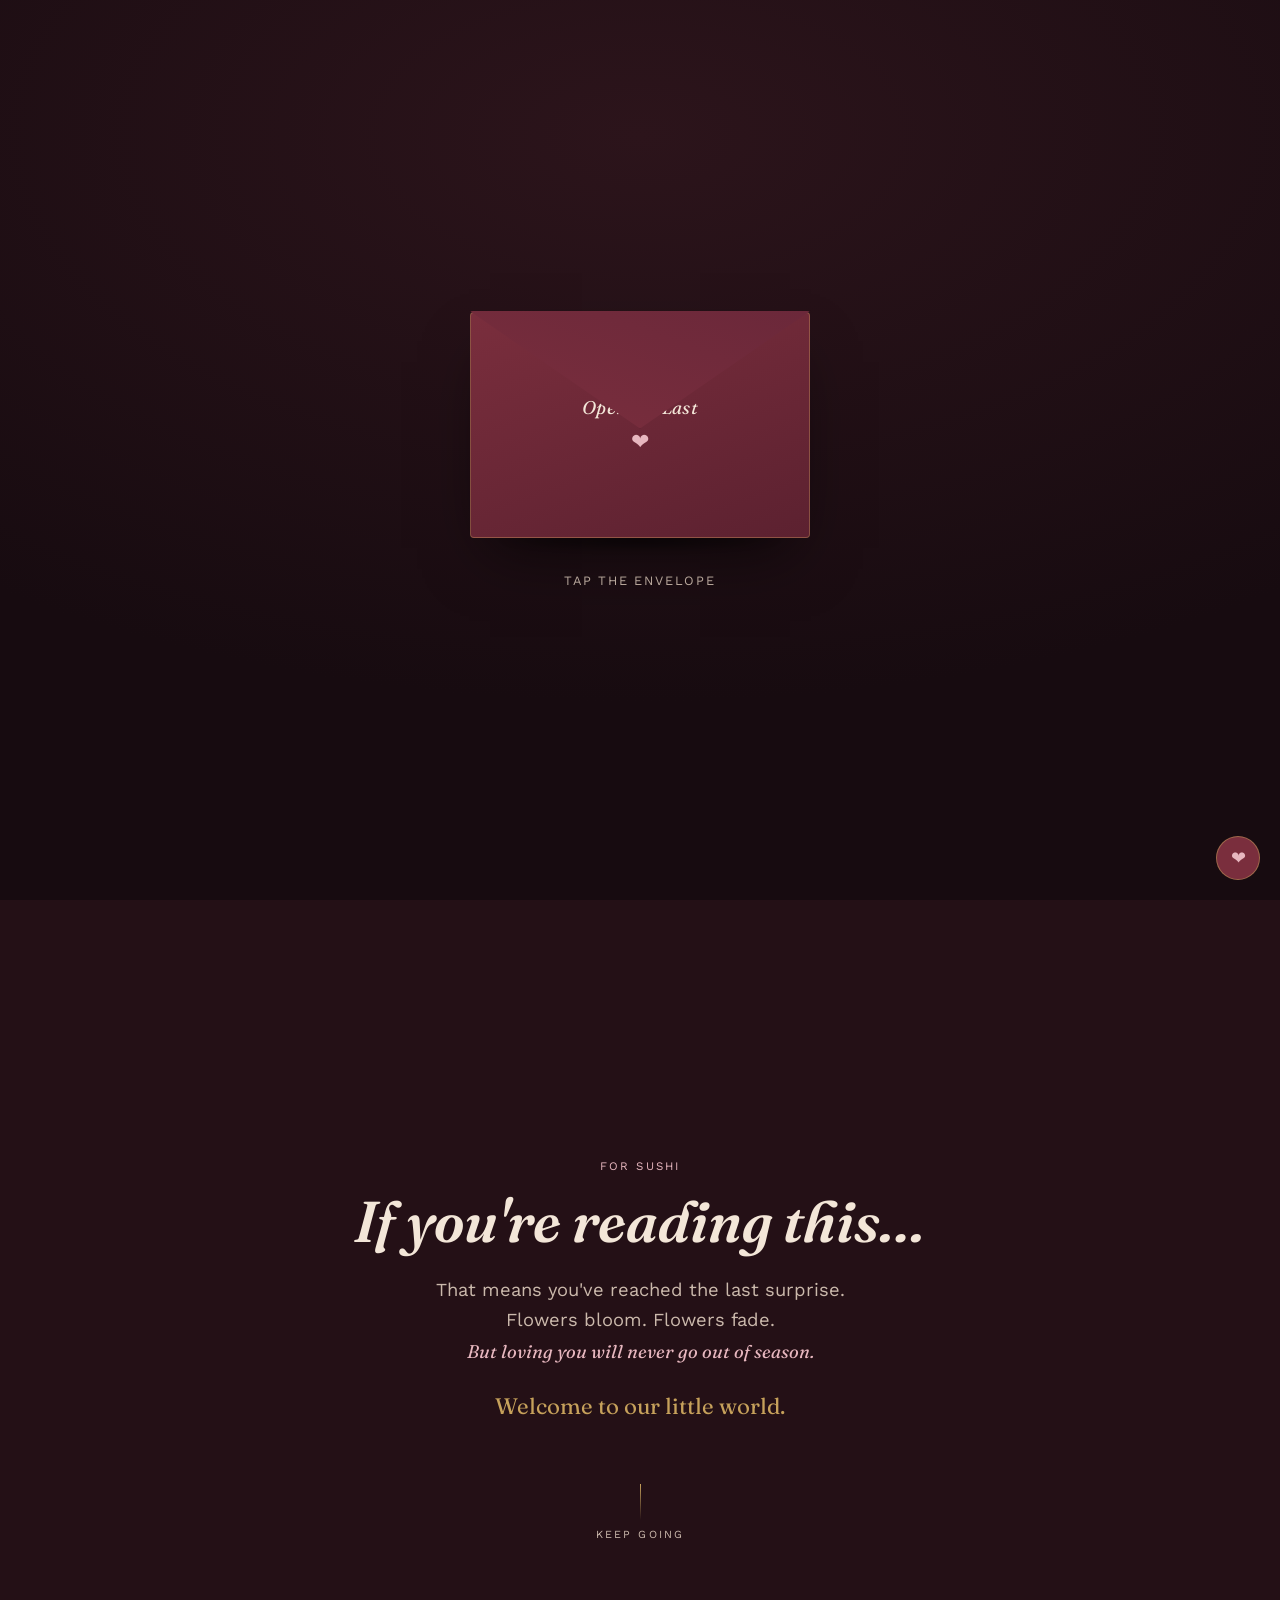
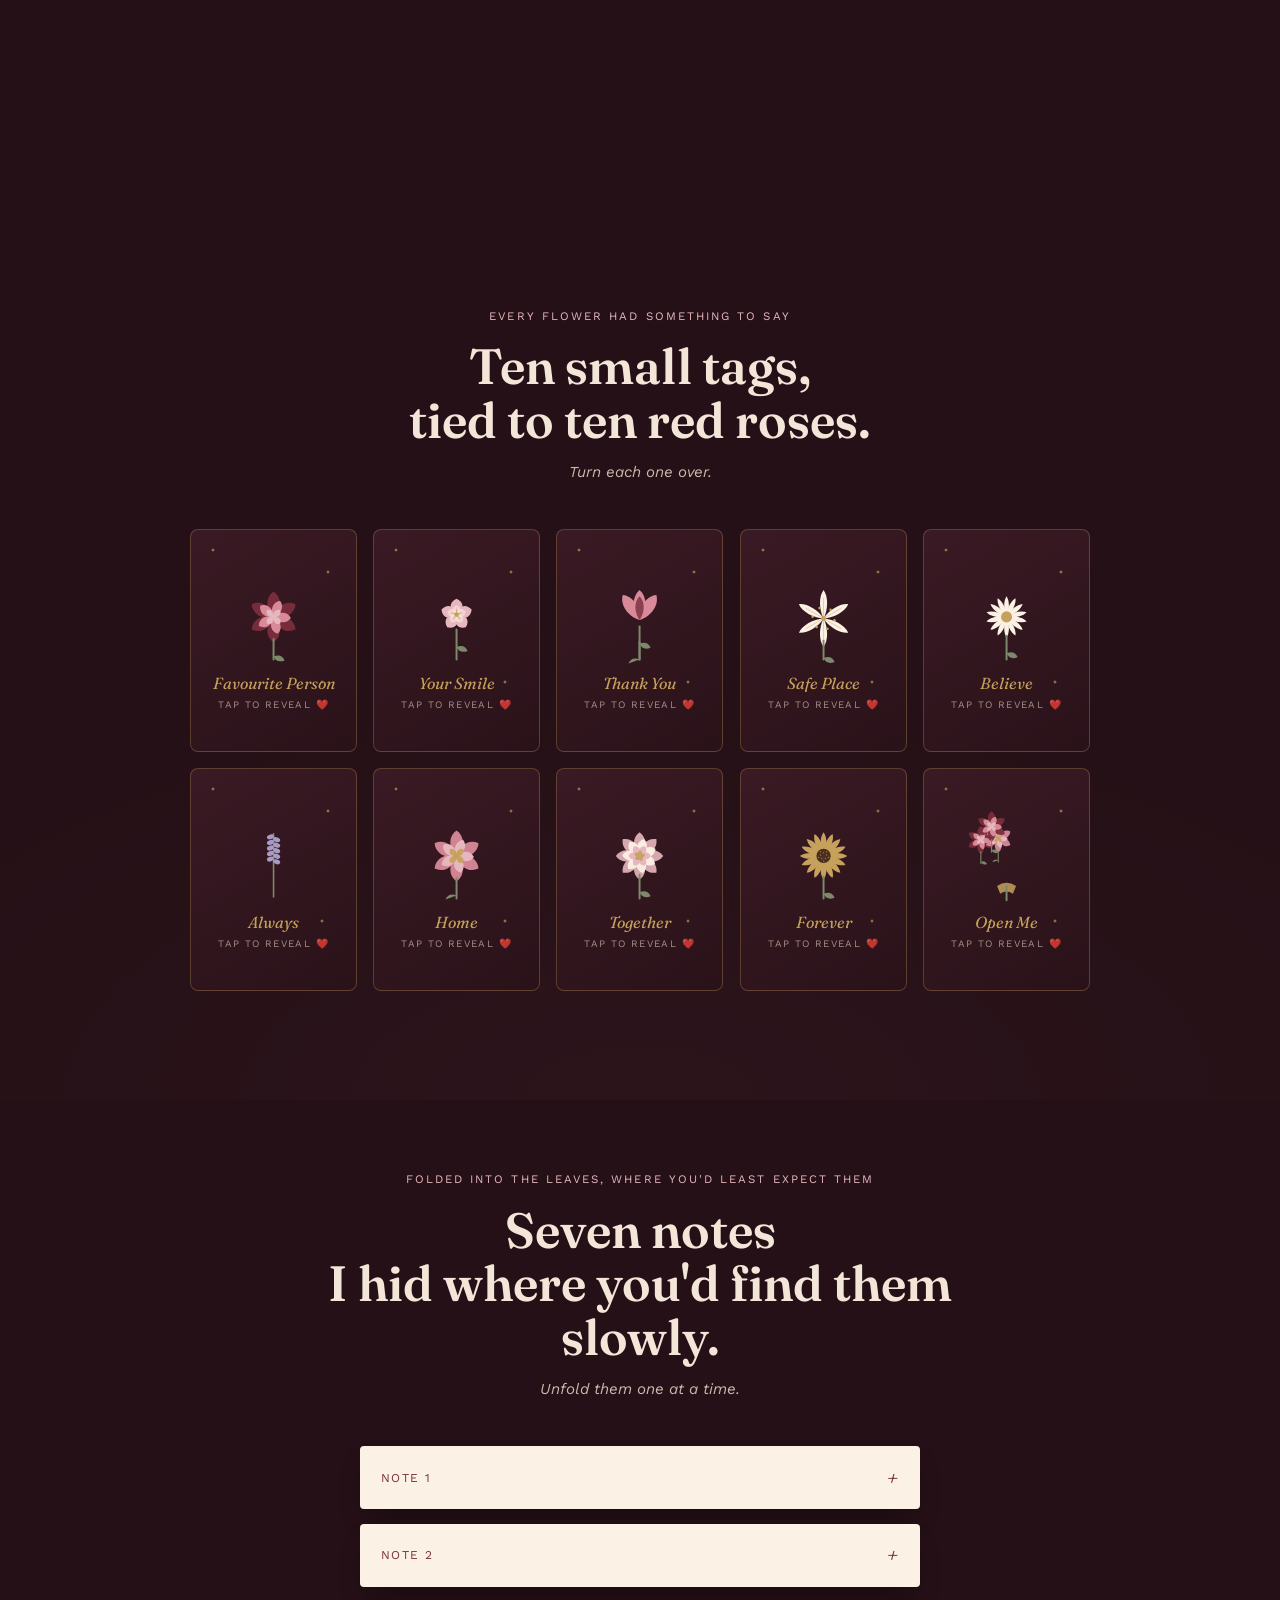
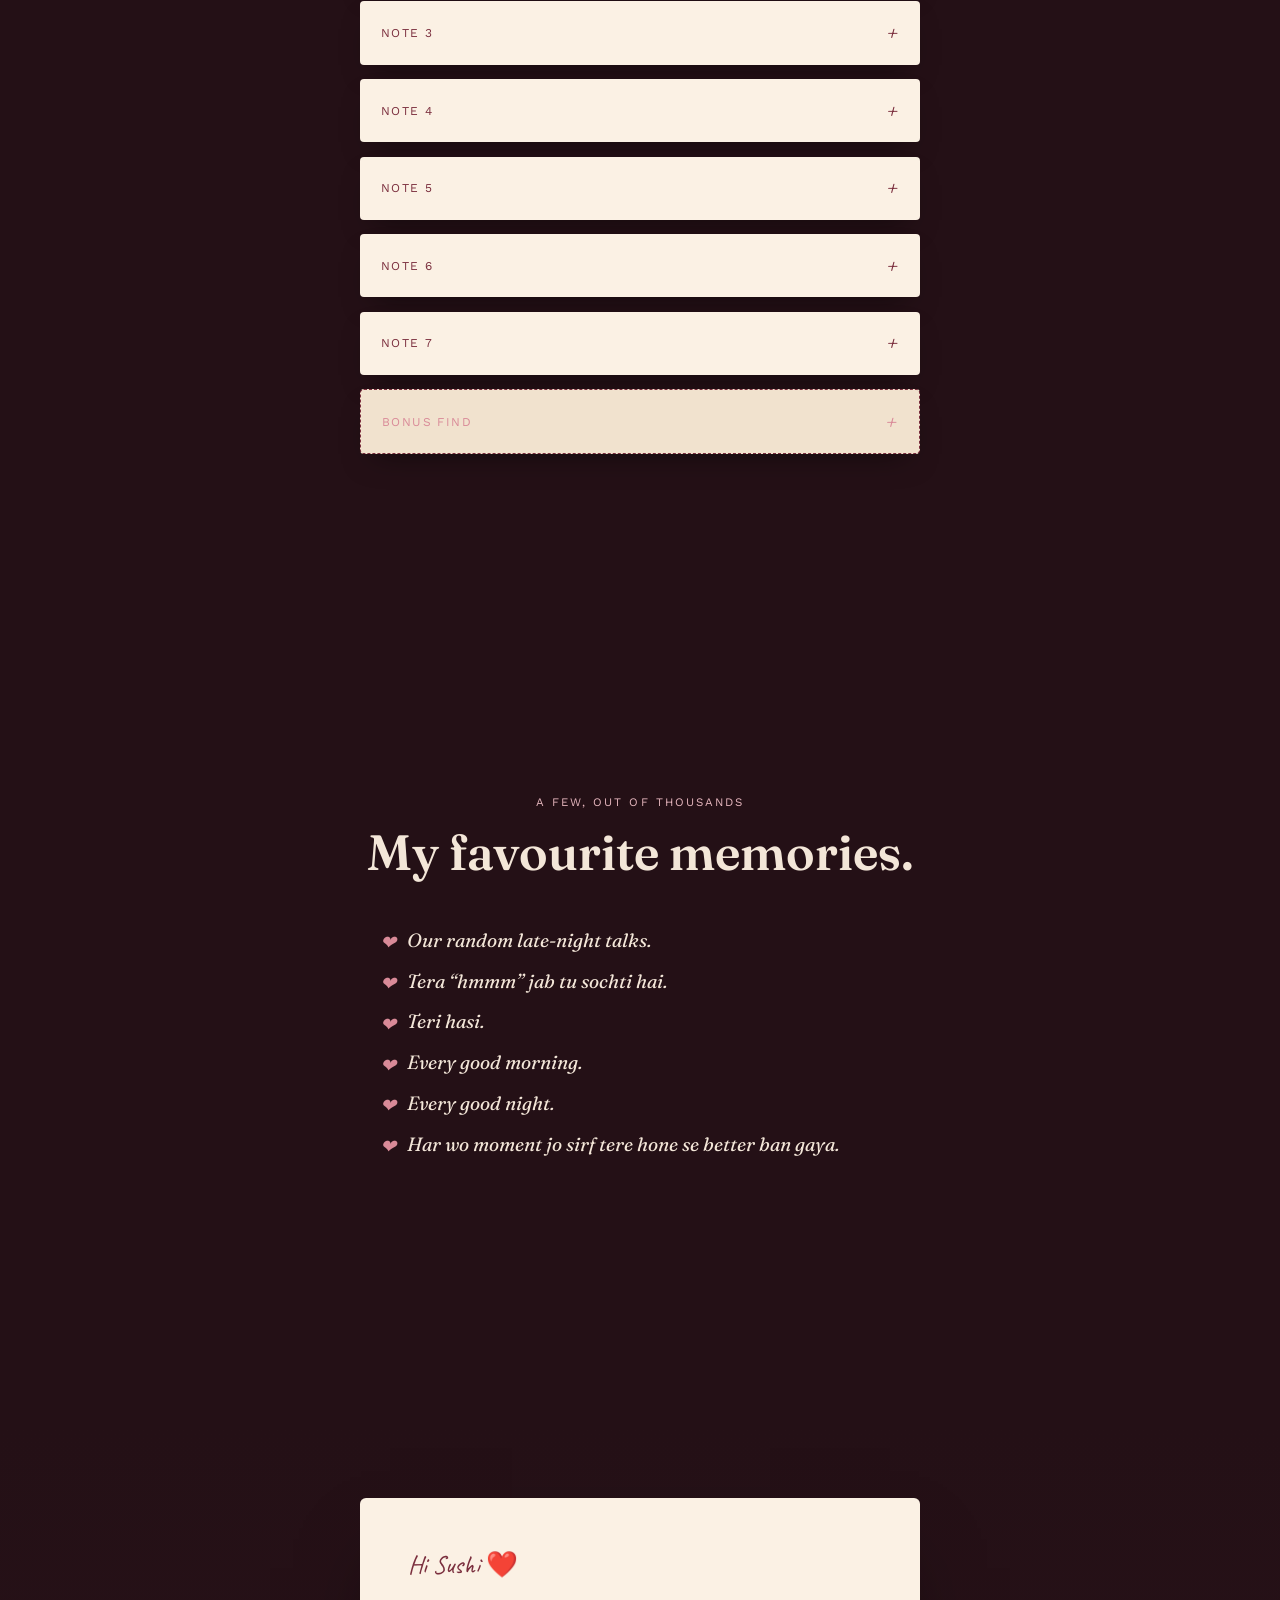
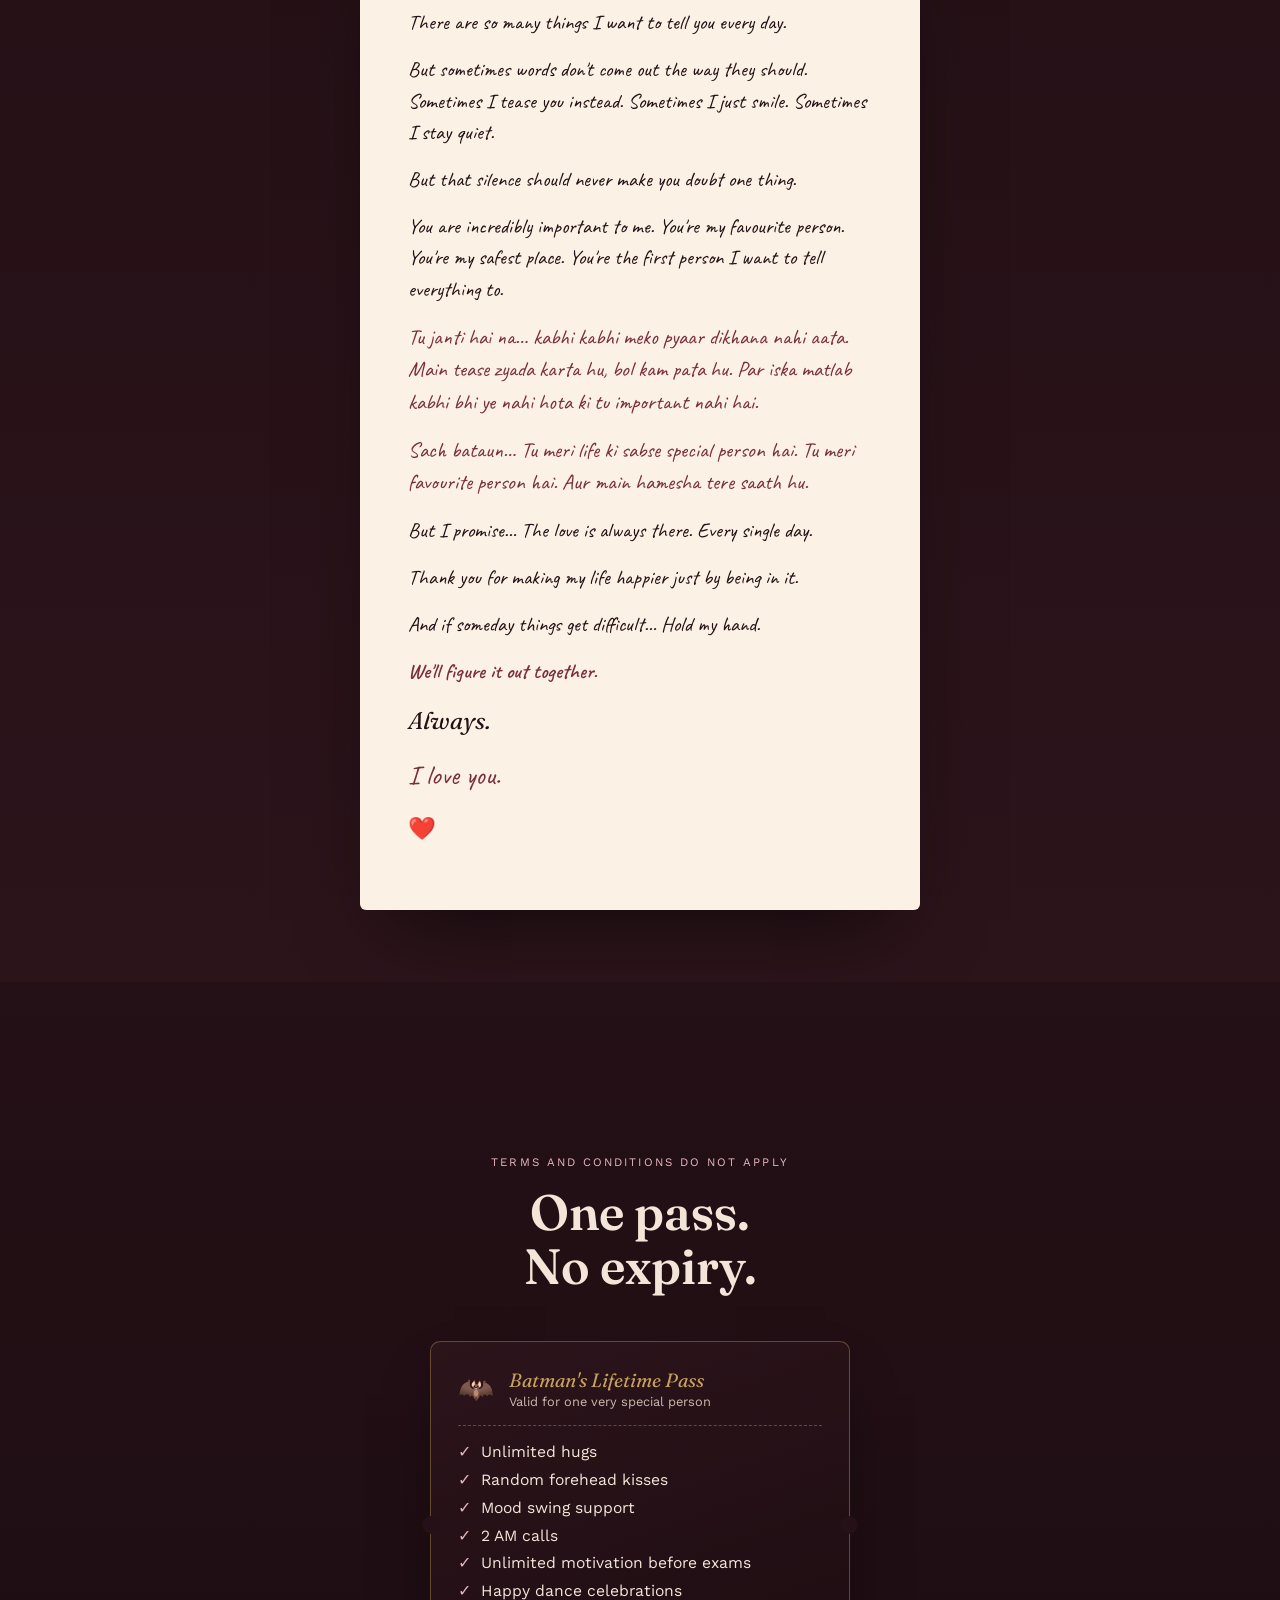
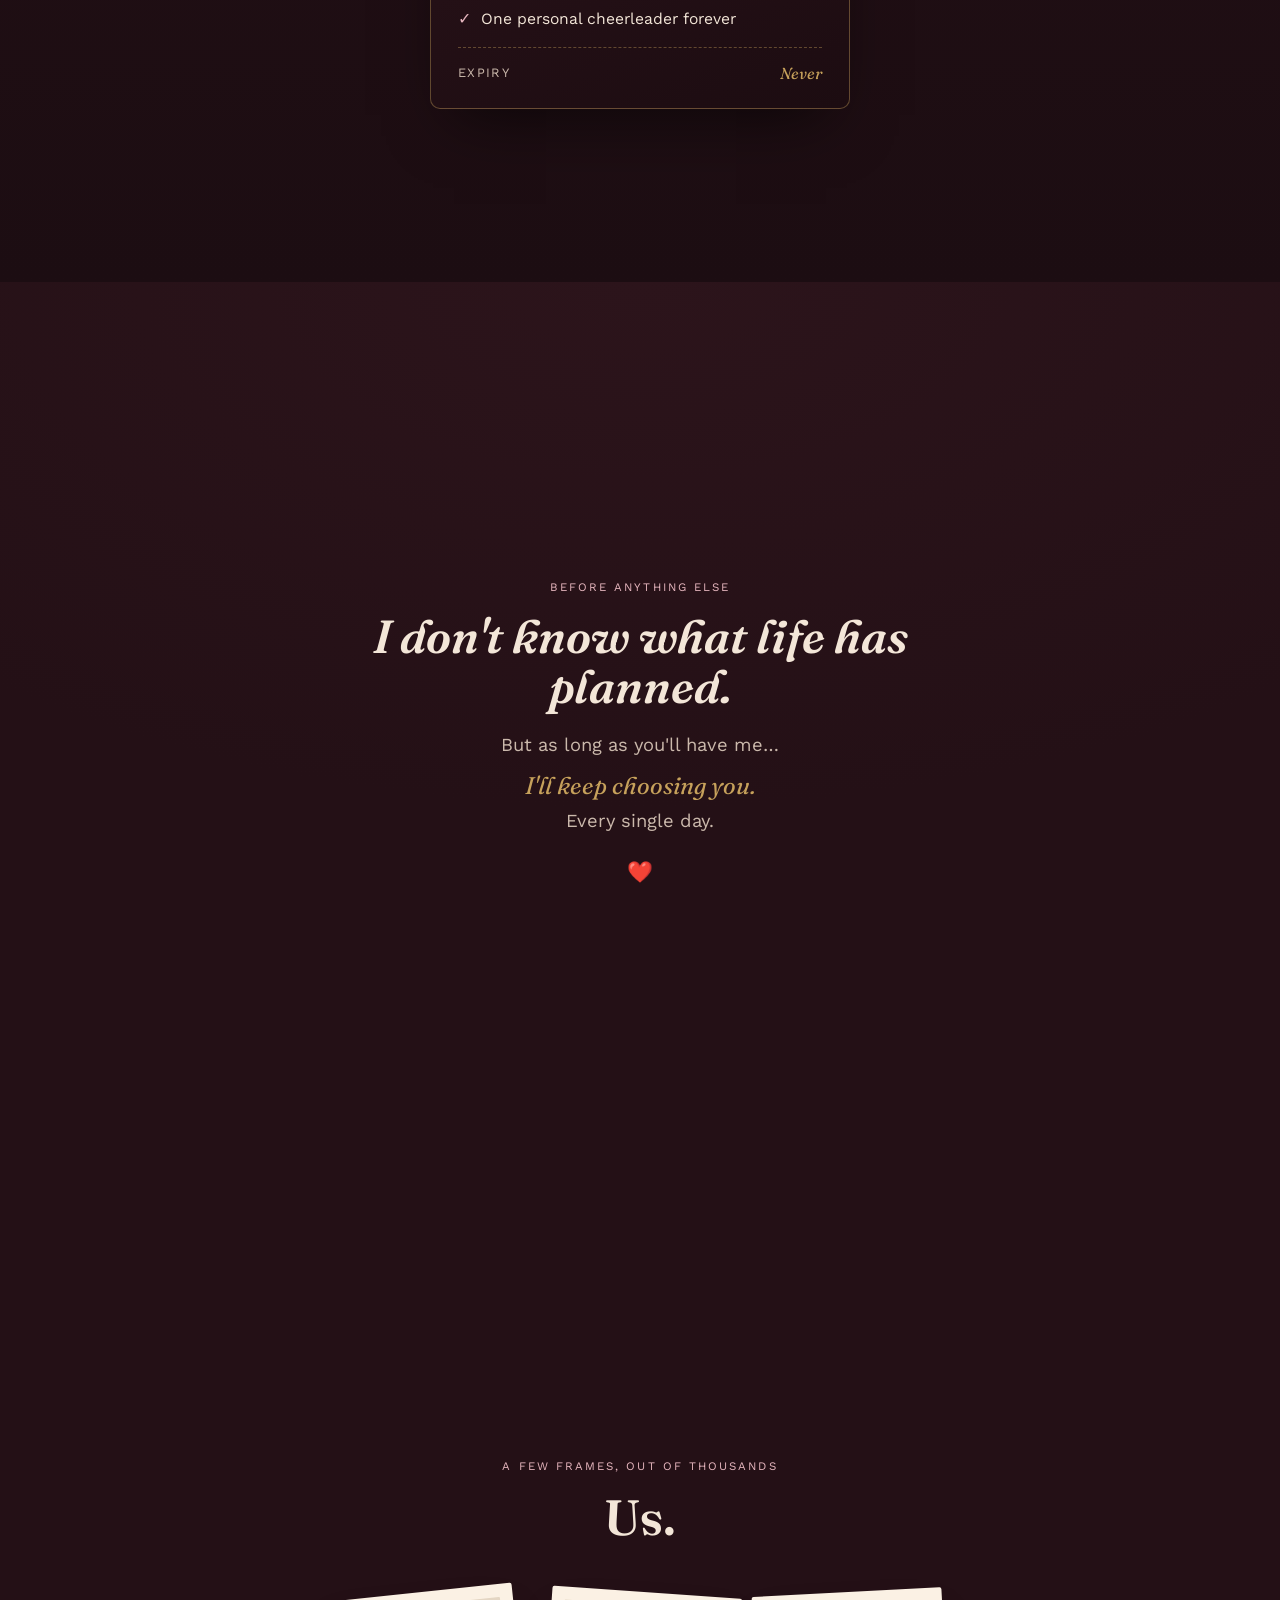
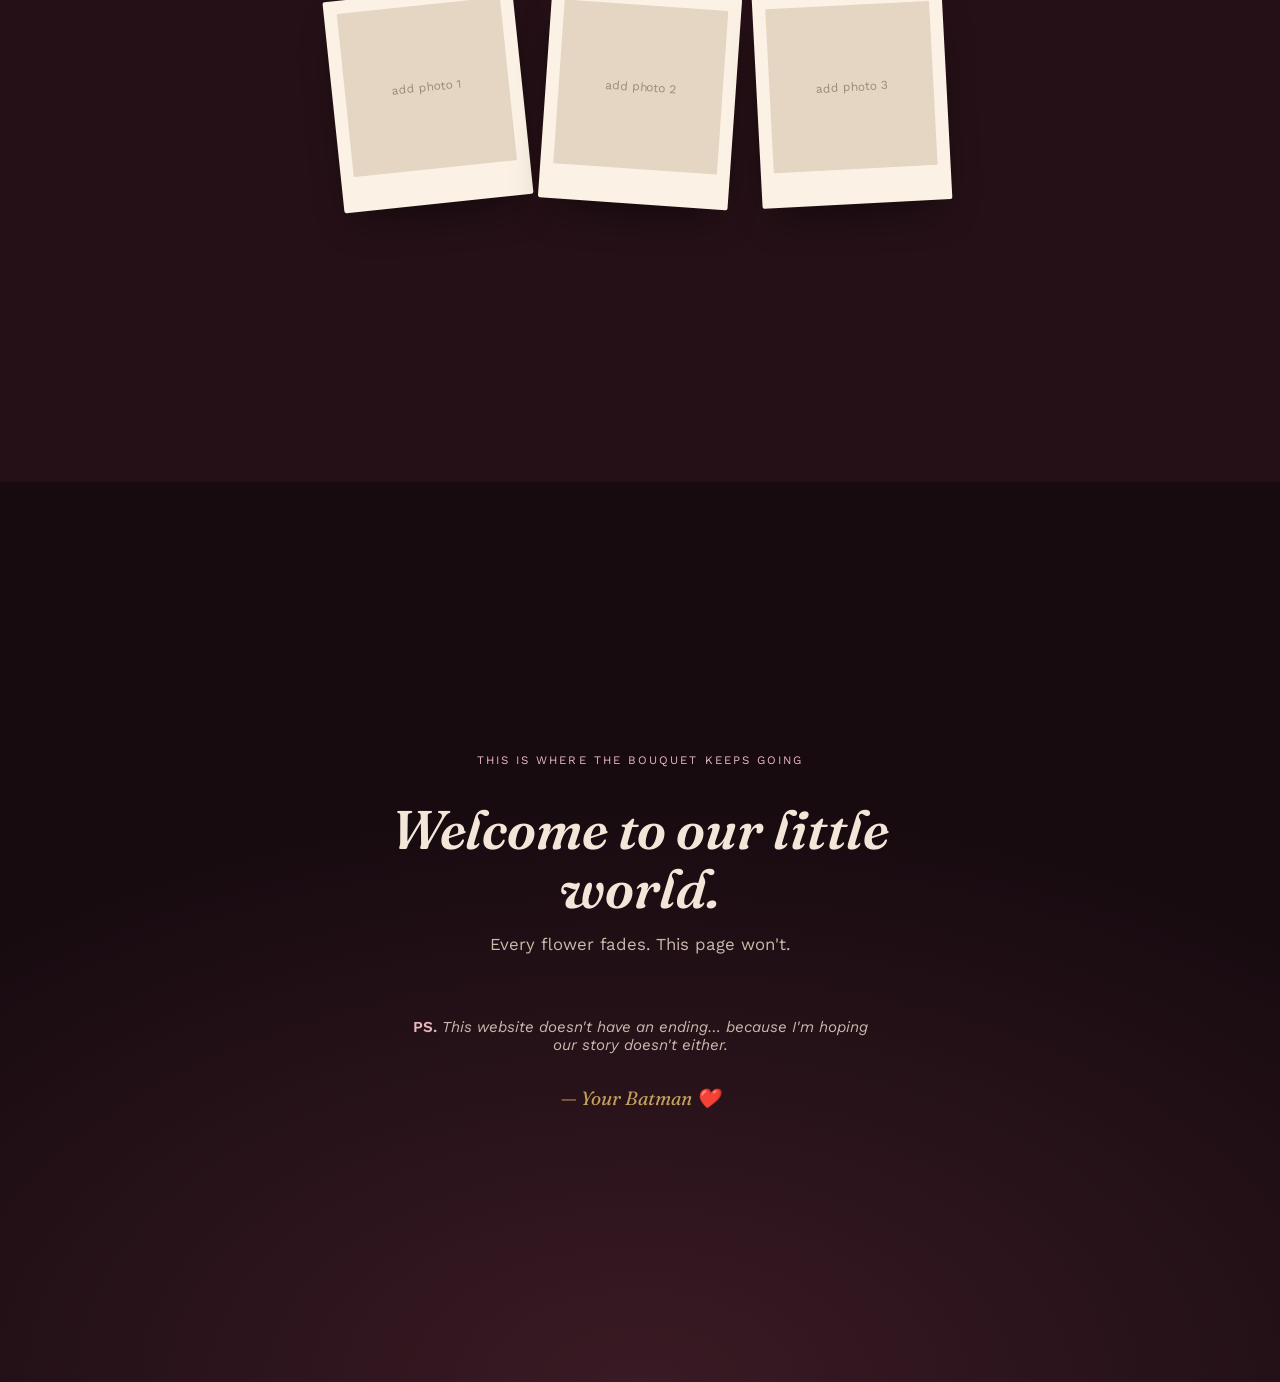
<file: index (2).html>
<!DOCTYPE html>
<html lang="en">
<head>
<meta charset="UTF-8" />
<meta name="viewport" content="width=device-width, initial-scale=1.0" />
<title>For Sushi ❤️</title>
<link rel="preconnect" href="https://fonts.googleapis.com">
<link rel="preconnect" href="https://fonts.gstatic.com" crossorigin>
<link href="https://fonts.googleapis.com/css2?family=Fraunces:ital,wght@0,300;0,400;0,600;1,400;1,500&family=Work+Sans:wght@400;500;600&family=Caveat:wght@500;600&display=swap" rel="stylesheet">
<link rel="stylesheet" href="style.css" />
</head>
<body>

<div id="petals" aria-hidden="true"></div>

<!-- ============ COVER / ENVELOPE ============ -->
<section id="cover" class="screen">
  <div class="envelope" id="envelope" tabindex="0" role="button" aria-label="Open the envelope">
    <div class="envelope-shadow"></div>
    <div class="envelope-body">
      <div class="envelope-flap"></div>
      <div class="envelope-front">
        <span class="envelope-label">Open Me Last</span>
        <span class="envelope-heart">❤</span>
      </div>
      <div class="envelope-letter">
        <p class="fold-line">This bouquet will slowly fade…</p>
        <p class="fold-line">But what I'm about to show you won't.</p>
        <p class="scan-line">Scan this.</p>
        <p class="sign">Love, Your Batman ❤️</p>
      </div>
    </div>
  </div>
  <p class="tap-hint">tap the envelope</p>
</section>

<!-- ============ OPENING MESSAGE ============ -->
<section id="opening" class="screen reveal-section">
  <div class="opening-inner">
    <p class="eyebrow">for Sushi</p>
    <h1>If you're reading this…</h1>
    <p class="opening-line">That means you've reached the last surprise.</p>
    <p class="opening-line">Flowers bloom. Flowers fade.</p>
    <p class="opening-line accent">But loving you will never go out of season.</p>
    <p class="opening-welcome">Welcome to our little world.</p>
    <div class="scroll-cue">
      <span></span>
      <p>keep going</p>
    </div>
  </div>
</section>

<!-- ============ FLOWER TAGS ============ -->
<section id="flowers" class="screen reveal-section">
  <div class="section-head">
    <p class="eyebrow">every flower had something to say</p>
    <h2>Ten small tags,<br>tied to ten red roses.</h2>
    <p class="section-note">Turn each one over.</p>
  </div>

  <div class="tag-grid" id="tagGrid"></div>
</section>

<!-- ============ HIDDEN NOTES ============ -->
<section id="notes" class="screen reveal-section">
  <div class="section-head">
    <p class="eyebrow">folded into the leaves, where you'd least expect them</p>
    <h2>Seven notes<br>I hid where you'd find them slowly.</h2>
    <p class="section-note">Unfold them one at a time.</p>
  </div>

  <div class="notes-stack" id="notesStack"></div>
</section>

<!-- ============ MEMORY CARD ============ -->
<section id="memories" class="screen reveal-section">
  <div class="section-head">
    <p class="eyebrow">a few, out of thousands</p>
    <h2>My favourite memories.</h2>
  </div>
  <ul class="memory-list" id="memoryList"></ul>
</section>

<!-- ============ MAIN LETTER ============ -->
<section id="letter" class="screen reveal-section">
  <div class="letter-paper">
    <p class="letter-greeting">Hi Sushi ❤️</p>

    <p>There are so many things I want to tell you every day.</p>

    <p>But sometimes words don't come out the way they should. Sometimes I tease you instead. Sometimes I just smile. Sometimes I stay quiet.</p>

    <p>But that silence should never make you doubt one thing.</p>

    <p>You are incredibly important to me. You're my favourite person. You're my safest place. You're the first person I want to tell everything to.</p>

    <p class="letter-hinglish">Tu janti hai na… kabhi kabhi meko pyaar dikhana nahi aata. Main tease zyada karta hu, bol kam pata hu. Par iska matlab kabhi bhi ye nahi hota ki tu important nahi hai.</p>

    <p class="letter-hinglish">Sach bataun… Tu meri life ki sabse special person hai. Tu meri favourite person hai. Aur main hamesha tere saath hu.</p>

    <p>But I promise… The love is always there. Every single day.</p>

    <p>Thank you for making my life happier just by being in it.</p>

    <p>And if someday things get difficult… Hold my hand.</p>

    <p class="letter-together">We'll figure it out together.</p>

    <p class="letter-always">Always.</p>

    <p class="letter-love">I love you.</p>

    <p class="letter-heart">❤️</p>
  </div>
</section>

<!-- ============ BATMAN LIFETIME PASS ============ -->
<section id="pass" class="screen reveal-section">
  <div class="section-head">
    <p class="eyebrow">terms and conditions do not apply</p>
    <h2>One pass.<br>No expiry.</h2>
  </div>
  <div class="pass-card">
    <div class="pass-top">
      <span class="pass-bat">🦇</span>
      <div>
        <p class="pass-title">Batman's Lifetime Pass</p>
        <p class="pass-subtitle">Valid for one very special person</p>
      </div>
    </div>
    <ul class="pass-perks" id="passPerks"></ul>
    <div class="pass-bottom">
      <span>Expiry</span>
      <span class="pass-never">Never</span>
    </div>
  </div>
</section>

<!-- ============ FINAL PROMISE ============ -->
<section id="promise" class="screen reveal-section">
  <p class="eyebrow">before anything else</p>
  <h2 class="promise-title">I don't know what life has planned.</h2>
  <p class="promise-line">But as long as you'll have me…</p>
  <p class="promise-line accent">I'll keep choosing you.</p>
  <p class="promise-line">Every single day.</p>
  <p class="promise-heart">❤️</p>
</section>

<!-- ============ POLAROIDS (optional, replace src) ============ -->
<section id="polaroids" class="screen reveal-section">
  <div class="section-head">
    <p class="eyebrow">a few frames, out of thousands</p>
    <h2>Us.</h2>
  </div>
  <div class="polaroid-row" id="polaroidRow">
    <!-- Replace these placeholder blocks with real <img> tags — see README -->
    <div class="polaroid" style="--r:-6deg"><div class="polaroid-photo placeholder">add photo 1</div></div>
    <div class="polaroid" style="--r:4deg"><div class="polaroid-photo placeholder">add photo 2</div></div>
    <div class="polaroid" style="--r:-3deg"><div class="polaroid-photo placeholder">add photo 3</div></div>
  </div>
</section>

<!-- ============ FINALE ============ -->
<section id="finale" class="screen">
  <p class="eyebrow">this is where the bouquet keeps going</p>
  <h2 class="finale-title">Welcome to our little world.</h2>
  <p class="finale-sub">Every flower fades. This page won't.</p>
  <p class="finale-ps"><span>PS.</span> This website doesn't have an ending… because I'm hoping our story doesn't either.</p>
  <p class="finale-sign">— Your Batman ❤️</p>
</section>

<!-- ============ SECRET NOTE (easter egg) ============ -->
<button id="secretHeart" class="secret-heart" aria-label="A small heart. Curious?">❤</button>

<div id="secretOverlay" class="secret-overlay" aria-hidden="true">
  <div class="secret-card">
    <p>Agar ye note mila…</p>
    <p>Matlab tu sach me pura bouquet explore kar rahi thi. 😭❤️</p>
    <p class="secret-love">I love you pagli.</p>
    <button id="secretClose" class="secret-close">close</button>
  </div>
</div>

<script src="script.js"></script>
</body>
</html>
</file>
<file: style.css>
/* ===================================================================
   For Sushi — design tokens
   Ink Wine bg, Ivory paper, Dusty Rose + Muted Gold accents
=================================================================== */
:root{
  --ink:        #241016;
  --ink-deep:   #170B10;
  --paper:      #FBF1E4;
  --paper-dim:  #F1E2CE;
  --rose:       #D98A98;
  --rose-soft:  #E7B7BF;
  --gold:       #C6A15B;
  --deep-rose:  #7A2E3D;
  --cream:      #F3E6D8;
  --cream-dim:  #cbb9ac;
  --lavender:   #A79BC4;
  --leaf:       #7C8A6B;
  --sun-center: #4A2E1E;

  --display: 'Fraunces', serif;
  --body: 'Work Sans', sans-serif;
  --hand: 'Caveat', cursive;

  --ease: cubic-bezier(.22,.61,.36,1);
}

*{ box-sizing:border-box; }

html{ scroll-behavior:smooth; }

body{
  margin:0;
  background:var(--ink);
  color:var(--cream);
  font-family:var(--body);
  overflow-x:hidden;
}

h1,h2{
  font-family:var(--display);
  font-weight:600;
  line-height:1.08;
  margin:0;
}

p{ margin:0; }

::selection{ background:var(--rose); color:var(--ink-deep); }

:focus-visible{
  outline:2px solid var(--gold);
  outline-offset:4px;
}

.screen{
  min-height:100svh;
  width:100%;
  display:flex;
  flex-direction:column;
  align-items:center;
  justify-content:center;
  position:relative;
  padding:8vh 6vw;
  text-align:center;
}

.eyebrow{
  font-family:var(--body);
  font-size:0.72rem;
  letter-spacing:0.18em;
  text-transform:uppercase;
  color:var(--rose-soft);
  margin-bottom:1.1rem;
}

.section-head{ max-width:640px; margin-bottom:3rem; }
.section-head h2{ font-size:clamp(1.9rem,4.4vw,3.1rem); }
.section-note{
  margin-top:1rem;
  font-size:0.95rem;
  color:var(--cream-dim);
  font-style:italic;
}

/* ambient falling petals */
#petals{
  position:fixed; inset:0;
  pointer-events:none;
  z-index:5;
  overflow:hidden;
}
.petal{
  position:absolute;
  top:-5%;
  font-size:14px;
  color:var(--rose);
  opacity:0.38;
  animation:fall linear forwards;
}
@keyframes fall{
  to{ transform:translateY(110vh) rotate(300deg); opacity:0; }
}

/* ===================================================================
   COVER / ENVELOPE
=================================================================== */
#cover{ background:radial-gradient(120% 90% at 50% 15%, #2c141b 0%, var(--ink-deep) 70%); }

.envelope{
  --w:min(78vw,340px);
  width:var(--w);
  aspect-ratio:1.5/1;
  position:relative;
  cursor:pointer;
  perspective:1400px;
}

.envelope-shadow{
  position:absolute;
  left:8%; right:8%; bottom:-14px;
  height:22px;
  background:radial-gradient(ellipse at center, rgba(0,0,0,.45), transparent 70%);
  filter:blur(2px);
}

.envelope-body{
  position:relative;
  width:100%; height:100%;
}

.envelope-front{
  position:absolute; inset:0;
  background:linear-gradient(160deg, var(--deep-rose), #5c2130);
  border:1px solid rgba(198,161,91,.35);
  border-radius:4px;
  display:flex;
  flex-direction:column;
  align-items:center;
  justify-content:center;
  gap:.6rem;
  box-shadow:0 30px 60px -20px rgba(0,0,0,.6);
  transition:opacity .5s var(--ease);
}

.envelope-label{
  font-family:var(--display);
  font-style:italic;
  font-size:1.15rem;
  letter-spacing:.02em;
  color:var(--cream);
}
.envelope-heart{ color:var(--rose-soft); font-size:1.4rem; }

.envelope-flap{
  position:absolute;
  top:-1px; left:-1px; right:-1px;
  height:52%;
  background:linear-gradient(200deg, #6b283a, var(--deep-rose));
  clip-path:polygon(0 0, 100% 0, 50% 100%);
  border-radius:4px 4px 0 0;
  transform-origin:top center;
  transition:transform .8s var(--ease);
  z-index:3;
  box-shadow:0 4px 10px rgba(0,0,0,.25);
}

.envelope-letter{
  position:absolute;
  left:6%; right:6%; top:8%;
  bottom:10%;
  background:var(--paper);
  color:var(--ink);
  border-radius:2px;
  display:flex;
  flex-direction:column;
  align-items:center;
  justify-content:center;
  gap:.65rem;
  padding:1.2rem;
  transform:translateY(0);
  opacity:0;
  z-index:1;
  transition:opacity .6s var(--ease) .2s, transform .8s var(--ease) .2s;
  font-family:var(--hand);
}

.envelope-letter p{ font-size:1.15rem; line-height:1.25; }
.envelope-letter .scan-line{ font-weight:600; color:var(--deep-rose); margin-top:.3rem; }
.envelope-letter .sign{ font-size:1rem; color:var(--deep-rose); margin-top:.4rem; }

/* opened state */
.envelope.is-open .envelope-flap{ transform:rotateX(180deg); }
.envelope.is-open .envelope-letter{
  opacity:1;
  transform:translateY(-38%) scale(1.02);
  z-index:4;
}
.envelope.is-open .envelope-front{ opacity:0; }

.tap-hint{
  margin-top:2.2rem;
  font-size:.8rem;
  letter-spacing:.14em;
  text-transform:uppercase;
  color:var(--cream-dim);
  animation:pulse 2.4s ease-in-out infinite;
}
@keyframes pulse{ 0%,100%{opacity:.5} 50%{opacity:1} }

/* ===================================================================
   OPENING MESSAGE
=================================================================== */
#opening{ background:var(--ink); }
.opening-inner{ max-width:640px; }
.opening-inner h1{
  font-size:clamp(2.1rem,5.6vw,3.6rem);
  font-style:italic;
  margin-bottom:1.6rem;
}
.opening-line{
  font-size:1.15rem;
  color:var(--cream-dim);
  margin-bottom:.6rem;
}
.opening-line.accent{ color:var(--rose-soft); font-family:var(--display); font-style:italic; }
.opening-welcome{
  margin-top:1.8rem;
  font-family:var(--display);
  font-size:1.4rem;
  color:var(--gold);
}
.scroll-cue{ margin-top:4rem; display:flex; flex-direction:column; align-items:center; gap:.5rem; }
.scroll-cue span{
  width:1px; height:36px;
  background:linear-gradient(var(--gold), transparent);
}
.scroll-cue p{ font-size:.68rem; letter-spacing:.2em; text-transform:uppercase; color:var(--cream-dim); }

/* ===================================================================
   FLOWER TAGS
=================================================================== */
#flowers{ background:radial-gradient(120% 80% at 50% 100%, #2c141b 0%, var(--ink) 60%); }

.tag-grid{
  display:grid;
  grid-template-columns:repeat(auto-fit, minmax(150px,1fr));
  gap:1rem;
  max-width:900px;
  width:100%;
}

.tag-card{
  perspective:1000px;
  aspect-ratio:3/4;
  cursor:pointer;
  opacity:0;
  transform:scale(.9);
}
#flowers.is-visible .tag-card{
  animation:tagBloom .7s var(--ease) both;
  animation-delay:calc(var(--i, 0) * .09s);
}
@keyframes tagBloom{
  from{ opacity:0; transform:scale(.9); }
  to{ opacity:1; transform:scale(1); }
}

.tag-card-inner{
  position:relative;
  width:100%; height:100%;
  transform-style:preserve-3d;
  transition:transform .7s var(--ease);
}
.tag-card.is-flipped .tag-card-inner{ transform:rotateY(180deg); }

.tag-face{
  position:absolute; inset:0;
  border-radius:8px;
  display:flex;
  align-items:center;
  justify-content:center;
  padding:.9rem;
  backface-visibility:hidden;
  text-align:center;
}
.tag-front{
  background:linear-gradient(150deg,#3a1a24,#2a1219);
  border:1px solid rgba(198,161,91,.3);
  flex-direction:column;
  gap:.35rem;
  overflow:hidden;
  transition:transform .4s var(--ease), box-shadow .4s var(--ease);
}
.tag-card:not(.is-flipped) .tag-front:hover,
.tag-card:not(.is-flipped) .tag-front:focus-visible{
  transform:scale(1.05);
  box-shadow:0 0 22px -2px rgba(198,161,91,.55), 0 0 2px rgba(198,161,91,.6);
}

/* floating + swaying flower illustration */
.flower-float{
  width:58%;
  animation:flowerFloat 5.2s ease-in-out infinite;
}
.flower-sway{ animation:flowerSway 6s ease-in-out infinite; transform-origin:50% 85%; }
.flower-float svg{ width:100%; height:auto; display:block; overflow:visible; }

@keyframes flowerFloat{
  0%,100%{ transform:translateY(0); }
  50%{ transform:translateY(-6%); }
}
@keyframes flowerSway{
  0%,100%{ transform:rotate(-2.2deg); }
  50%{ transform:rotate(2.2deg); }
}

.tag-title{
  font-family:var(--display);
  font-style:italic;
  font-size:1rem;
  color:var(--gold);
  margin-top:.1rem;
}
.tag-hint{
  font-family:var(--body);
  font-size:.62rem;
  letter-spacing:.14em;
  text-transform:uppercase;
  color:var(--cream-dim);
  opacity:.75;
}

/* tiny glowing particles around the flower */
.sparkle{
  position:absolute;
  width:4px; height:4px;
  border-radius:50%;
  background:radial-gradient(circle, var(--gold) 0%, rgba(198,161,91,0) 70%);
  animation:sparklePulse 3.4s ease-in-out infinite;
  pointer-events:none;
}
@keyframes sparklePulse{
  0%,100%{ opacity:0; transform:scale(.5); }
  50%{ opacity:.85; transform:scale(1.3); }
}

.tag-back{
  background:var(--paper);
  color:var(--ink);
  transform:rotateY(180deg);
  font-family:var(--hand);
  font-size:1.15rem;
  line-height:1.28;
}

/* ===================================================================
   HIDDEN NOTES
=================================================================== */
#notes{ background:var(--ink); }

.notes-stack{
  display:flex;
  flex-direction:column;
  gap:.9rem;
  max-width:560px;
  width:100%;
}

.note-fold{
  background:var(--paper);
  color:var(--ink);
  border-radius:4px;
  padding:1.1rem 1.3rem;
  cursor:pointer;
  text-align:left;
  box-shadow:0 14px 30px -14px rgba(0,0,0,.5);
  transform-origin:top;
  transition:box-shadow .3s var(--ease);
}
.note-fold-label{
  display:flex;
  align-items:center;
  justify-content:space-between;
  font-family:var(--body);
  font-size:.75rem;
  letter-spacing:.12em;
  text-transform:uppercase;
  color:var(--deep-rose);
}
.note-fold-mark{ font-family:var(--display); font-style:italic; font-size:1.4rem; transition:transform .5s var(--ease); }
.note-fold.is-open .note-fold-mark{ transform:rotate(45deg); }

.note-fold-body{
  font-family:var(--hand);
  font-size:1.25rem;
  line-height:1.35;
  color:var(--ink);
  max-height:0;
  overflow:hidden;
  opacity:0;
  transition:max-height .6s var(--ease), opacity .5s var(--ease), margin-top .6s var(--ease);
}
.note-fold.is-open .note-fold-body{
  max-height:220px;
  opacity:1;
  margin-top:.7rem;
}

.note-fold-bonus{
  border:1px dashed var(--deep-rose);
  background:var(--paper-dim);
}
.note-fold-bonus .note-fold-label{ color:var(--rose); }

/* ===================================================================
   MEMORY CARD
=================================================================== */
#memories{ background:var(--ink); }
.memory-list{
  list-style:none;
  margin:0; padding:0;
  max-width:520px;
  width:100%;
  text-align:left;
  display:flex;
  flex-direction:column;
  gap:.9rem;
}
.memory-item{
  display:flex;
  align-items:flex-start;
  gap:.7rem;
  font-family:var(--display);
  font-style:italic;
  font-size:1.2rem;
  color:var(--cream);
}
.memory-heart{ color:var(--rose); flex:none; margin-top:.15rem; }

/* hinglish lines inside the letter */
.letter-hinglish{
  font-family:var(--hand);
  color:var(--deep-rose);
  font-size:1.35rem;
}

/* ===================================================================
   MAIN LETTER
=================================================================== */
#letter{
  background:linear-gradient(180deg, var(--ink) 0%, #2c141b 100%);
}
.letter-paper{
  max-width:560px;
  width:100%;
  background:var(--paper);
  color:var(--ink);
  border-radius:6px;
  padding:clamp(1.6rem,5vw,3rem);
  text-align:left;
  font-family:var(--hand);
  font-size:1.3rem;
  line-height:1.5;
  box-shadow:0 40px 80px -30px rgba(0,0,0,.6);
}
.letter-paper p{ margin-bottom:1rem; }
.letter-greeting{
  font-size:1.6rem;
  color:var(--deep-rose);
  margin-bottom:1.4rem !important;
}
.letter-together{ color:var(--deep-rose); font-weight:600; }
.letter-always{ font-family:var(--display); font-style:italic; font-size:1.5rem; }
.letter-love{ font-size:1.7rem; color:var(--deep-rose); }
.letter-heart{ font-size:1.4rem; }

/* ===================================================================
   POLAROIDS
=================================================================== */
#polaroids{ background:var(--ink); }
.polaroid-row{
  display:flex;
  flex-wrap:wrap;
  gap:1.4rem;
  justify-content:center;
  max-width:800px;
}
.polaroid{
  background:var(--paper);
  padding:.8rem .8rem 2.2rem;
  border-radius:2px;
  box-shadow:0 20px 40px -18px rgba(0,0,0,.55);
  transform:rotate(var(--r,0deg));
  transition:transform .3s var(--ease);
  width:min(38vw,190px);
}
.polaroid:hover{ transform:rotate(0deg) scale(1.04); }
.polaroid-photo{
  width:100%;
  aspect-ratio:1/1;
  object-fit:cover;
  display:block;
  border-radius:1px;
  background:#e4d6c3;
}
.polaroid-photo.placeholder{
  display:flex;
  align-items:center;
  justify-content:center;
  color:#9c8a76;
  font-family:var(--body);
  font-size:.75rem;
  text-align:center;
  padding:.5rem;
}

/* ===================================================================
   BATMAN LIFETIME PASS
=================================================================== */
#pass{ background:linear-gradient(180deg, var(--ink) 0%, #1c0d12 100%); }

.pass-card{
  max-width:420px;
  width:100%;
  background:linear-gradient(160deg,#2c141b,#1c0c11);
  border:1px solid rgba(198,161,91,.4);
  border-radius:10px;
  padding:1.6rem 1.7rem;
  text-align:left;
  position:relative;
  box-shadow:0 30px 60px -24px rgba(0,0,0,.6);
}
.pass-card::before,
.pass-card::after{
  content:"";
  position:absolute;
  left:-9px; width:18px; height:18px;
  border-radius:50%;
  background:var(--ink);
}
.pass-card::before{ top:calc(50% - 9px); }
.pass-card::after{ top:calc(50% - 9px); left:auto; right:-9px; }

.pass-top{
  display:flex;
  align-items:center;
  gap:.9rem;
  padding-bottom:1rem;
  border-bottom:1px dashed rgba(198,161,91,.4);
  margin-bottom:1rem;
}
.pass-bat{ font-size:1.8rem; }
.pass-title{ font-family:var(--display); font-style:italic; font-size:1.2rem; color:var(--gold); }
.pass-subtitle{ font-size:.8rem; color:var(--cream-dim); margin-top:.15rem; }

.pass-perks{
  list-style:none;
  margin:0 0 1.2rem;
  padding:0;
  display:flex;
  flex-direction:column;
  gap:.55rem;
}
.pass-perks li{
  font-size:.98rem;
  color:var(--cream);
  padding-left:1.4rem;
  position:relative;
}
.pass-perks li::before{
  content:"✓";
  position:absolute; left:0;
  color:var(--rose-soft);
}

.pass-bottom{
  display:flex;
  justify-content:space-between;
  align-items:center;
  font-size:.8rem;
  letter-spacing:.1em;
  text-transform:uppercase;
  color:var(--cream-dim);
  padding-top:.9rem;
  border-top:1px dashed rgba(198,161,91,.4);
}
.pass-never{ font-family:var(--display); font-style:italic; color:var(--gold); text-transform:none; letter-spacing:0; font-size:1rem; }

/* ===================================================================
   FINAL PROMISE
=================================================================== */
#promise{ background:radial-gradient(120% 90% at 50% 0%, #2c141b 0%, var(--ink) 65%); }
.promise-title{
  font-size:clamp(1.9rem,4.6vw,2.9rem);
  font-style:italic;
  max-width:600px;
  margin-bottom:1.4rem;
}
.promise-line{ font-size:1.15rem; color:var(--cream-dim); margin-bottom:.4rem; }
.promise-line.accent{ font-family:var(--display); font-style:italic; font-size:1.5rem; color:var(--gold); margin:.6rem 0; }
.promise-heart{ margin-top:1.4rem; font-size:1.3rem; }

/* finale PS line */
.finale-ps{
  max-width:480px;
  margin:1.6rem 0 2rem;
  font-size:.95rem;
  color:var(--cream-dim);
  font-style:italic;
}
.finale-ps span{ color:var(--rose-soft); font-weight:600; font-style:normal; }

/* ===================================================================
   SECRET NOTE (easter egg)
=================================================================== */
.secret-heart{
  position:fixed;
  bottom:20px; right:20px;
  width:44px; height:44px;
  border-radius:50%;
  border:1px solid rgba(198,161,91,.5);
  background:var(--deep-rose);
  color:var(--rose-soft);
  font-size:1.1rem;
  display:flex; align-items:center; justify-content:center;
  cursor:pointer;
  z-index:20;
  opacity:0;
  pointer-events:none;
  transform:scale(.7);
  transition:opacity .6s var(--ease), transform .6s var(--ease);
  animation:heartbeat 2.4s ease-in-out infinite;
}
.secret-heart.is-visible{ opacity:1; pointer-events:auto; transform:scale(1); }
@keyframes heartbeat{ 0%,100%{ box-shadow:0 0 0 0 rgba(217,138,152,.4);} 50%{ box-shadow:0 0 0 8px rgba(217,138,152,0);} }

.secret-overlay{
  position:fixed; inset:0;
  background:rgba(10,4,6,.82);
  display:flex; align-items:center; justify-content:center;
  padding:6vw;
  z-index:30;
  opacity:0;
  pointer-events:none;
  transition:opacity .4s var(--ease);
}
.secret-overlay.is-visible{ opacity:1; pointer-events:auto; }

.secret-card{
  background:var(--paper);
  color:var(--ink);
  border-radius:8px;
  max-width:420px;
  width:100%;
  padding:2rem;
  text-align:center;
  font-family:var(--hand);
  font-size:1.35rem;
  line-height:1.4;
  box-shadow:0 40px 80px -30px rgba(0,0,0,.7);
}
.secret-card p{ margin-bottom:.9rem; }
.secret-love{ color:var(--deep-rose); font-size:1.5rem; }
.secret-close{
  margin-top:.6rem;
  border:none;
  background:var(--deep-rose);
  color:var(--cream);
  font-family:var(--body);
  font-size:.78rem;
  letter-spacing:.1em;
  text-transform:uppercase;
  padding:.55rem 1.3rem;
  border-radius:20px;
  cursor:pointer;
}
#finale{
  background:radial-gradient(120% 100% at 50% 100%, #3a1a24 0%, var(--ink-deep) 65%);
}
.finale-title{
  font-size:clamp(2rem,5.6vw,3.4rem);
  font-style:italic;
  color:var(--cream);
  max-width:640px;
  margin:1rem 0;
}
.finale-sub{ color:var(--cream-dim); font-size:1.05rem; margin-bottom:2.4rem; }
.finale-sign{ font-family:var(--display); font-style:italic; color:var(--gold); font-size:1.2rem; }

/* ===================================================================
   REVEAL ON SCROLL
=================================================================== */
.reveal-section{
  opacity:0;
  transform:translateY(24px);
  transition:opacity .9s var(--ease), transform .9s var(--ease);
}
.reveal-section.is-visible{
  opacity:1;
  transform:translateY(0);
}

/* ===================================================================
   RESPONSIVE
=================================================================== */
@media (max-width:520px){
  .screen{ padding:7vh 6vw; }
  .tag-grid{ grid-template-columns:repeat(2,1fr); }
  .letter-paper{ font-size:1.15rem; }
}

/* ===================================================================
   REDUCED MOTION
=================================================================== */
@media (prefers-reduced-motion: reduce){
  html{ scroll-behavior:auto; }
  *{ animation-duration:.001ms !important; animation-iteration-count:1 !important; transition-duration:.001ms !important; }
  .reveal-section{ opacity:1; transform:none; }
}
</file>
